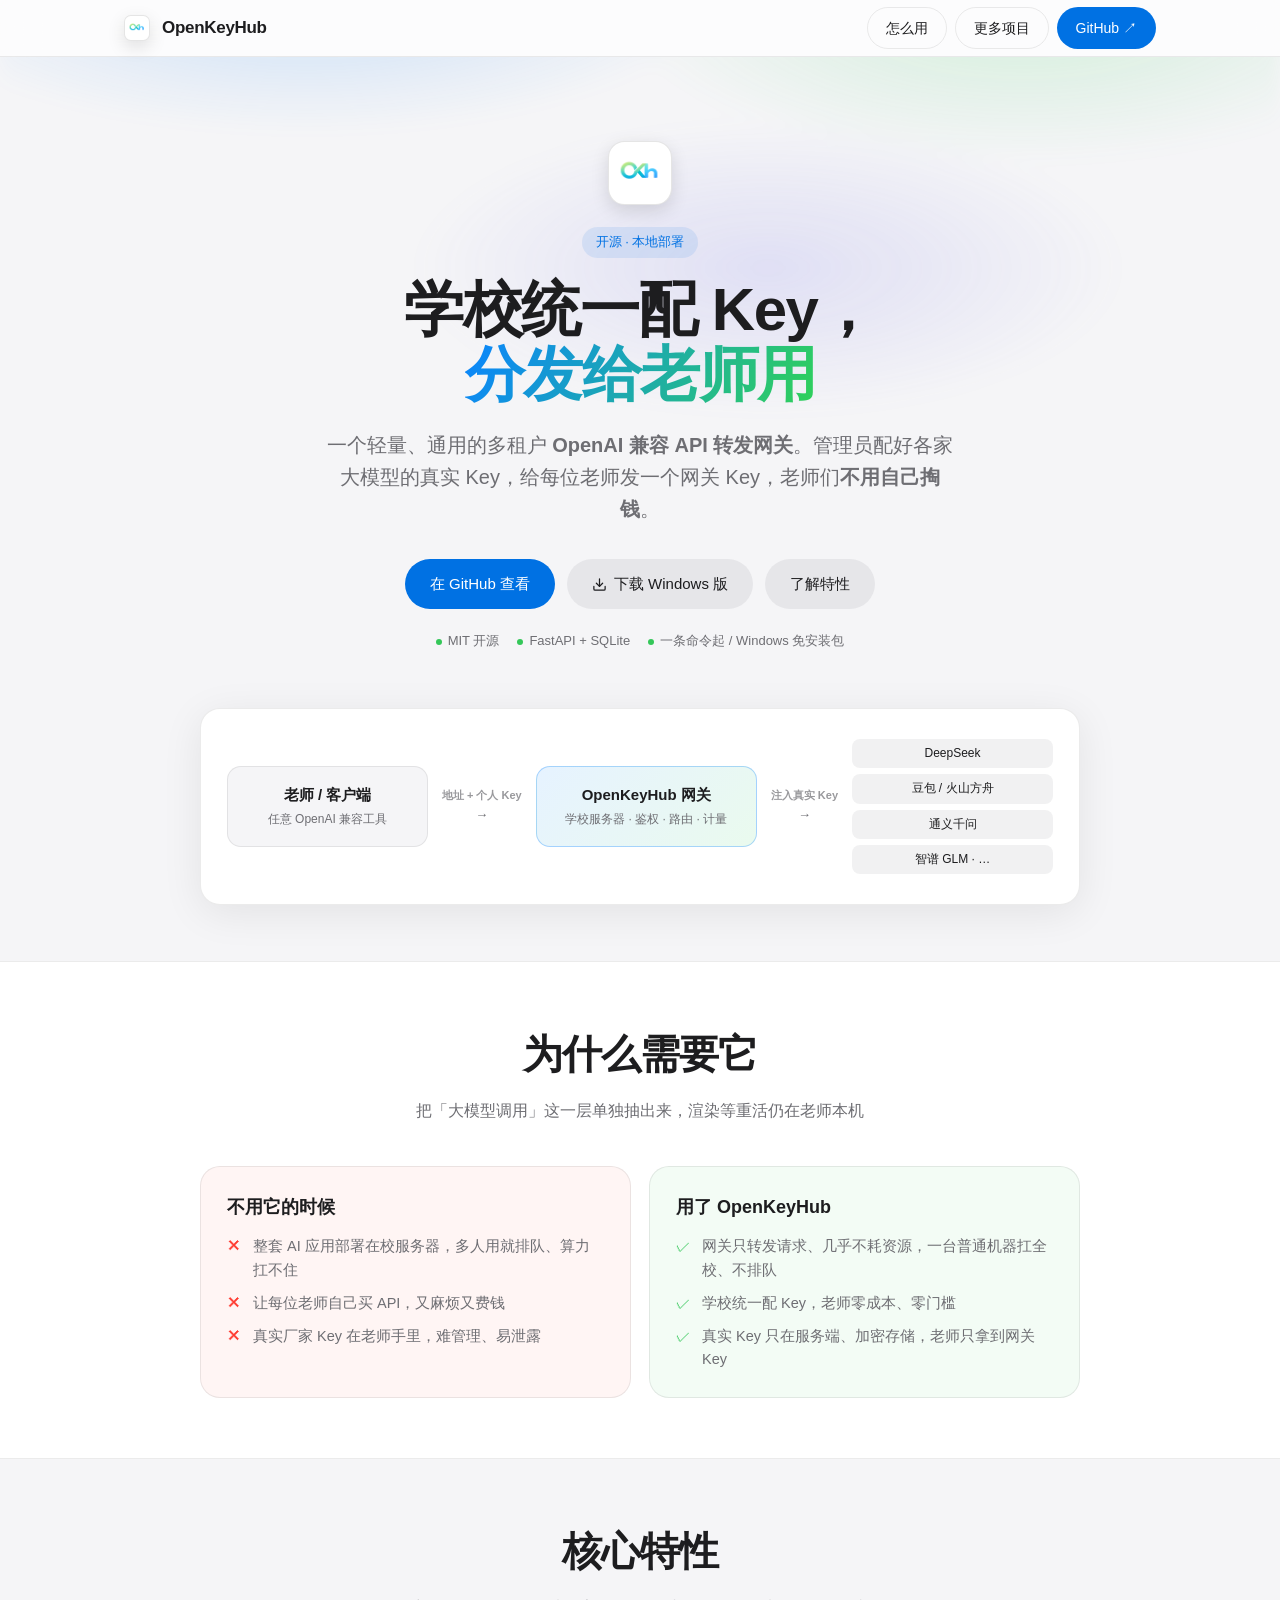
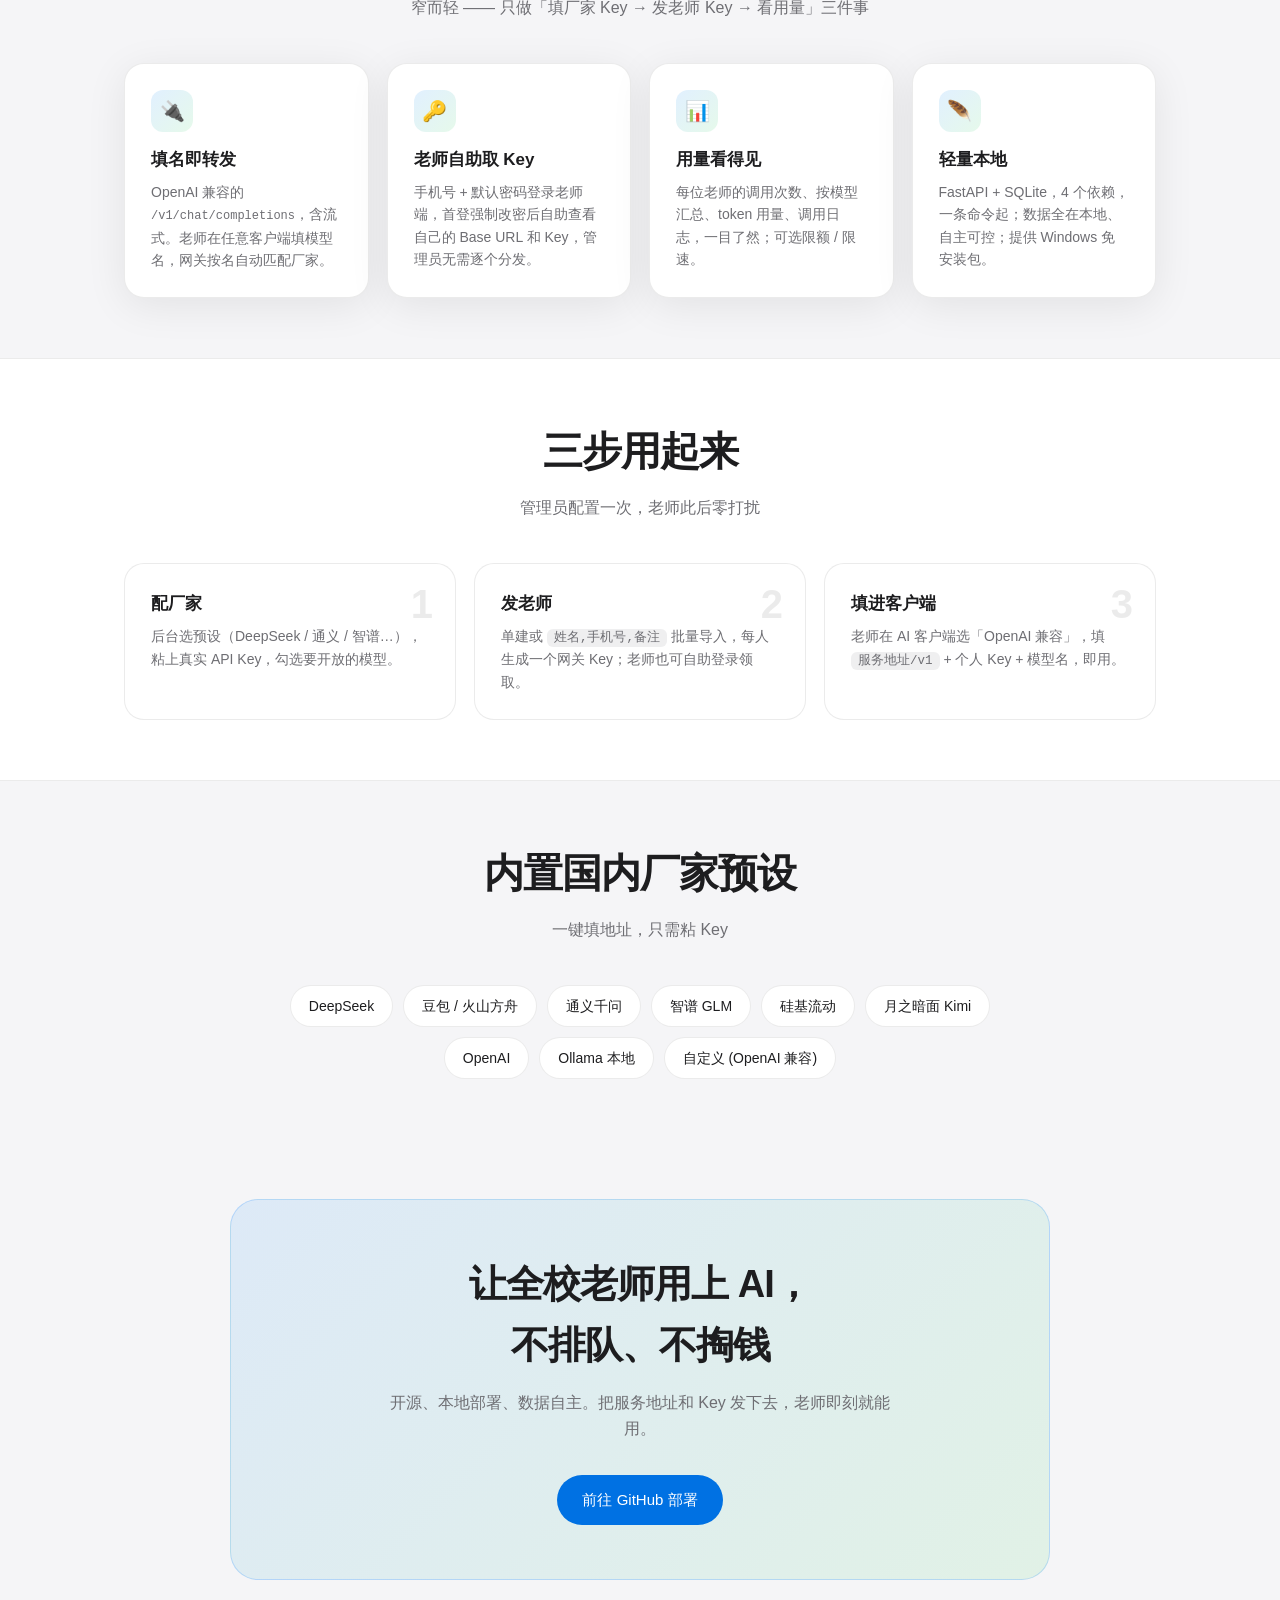
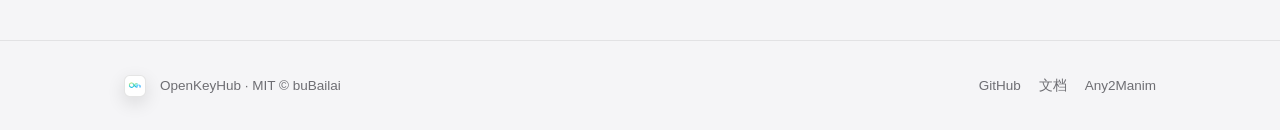
<file: docs/index.html>
<!DOCTYPE html>
<html lang="zh-CN">
<head>
<meta charset="UTF-8">
<meta name="viewport" content="width=device-width, initial-scale=1, viewport-fit=cover">
<title>OpenKeyHub · 学校统一配 Key，分发给老师</title>
<link rel="icon" type="image/png" href="icon.png">
<link rel="apple-touch-icon" href="icon.png">
<meta name="description" content="OpenKeyHub —— 一个轻量、通用的多租户 OpenAI 兼容 API 转发网关。学校统一配各家大模型 Key，给老师分发网关 Key；只转发不渲染，老师本机出片、不用自己掏钱。开源 · 本地部署。">
<style>
:root{
  --bg:#f5f5f7; --bg2:#fff; --ink:#1d1d1f; --ink2:#6e6e73;
  --line:rgba(0,0,0,.08); --blue:#0071e3; --green:#34c759;
  --radius:20px; --shadow:0 8px 40px rgba(0,0,0,.08);
  --glass:rgba(255,255,255,.7);
}
@media (prefers-color-scheme:dark){
  :root{--bg:#000;--bg2:#1c1c1e;--ink:#f5f5f7;--ink2:#98989d;
    --line:rgba(255,255,255,.12);--glass:rgba(28,28,30,.66);--shadow:0 8px 40px rgba(0,0,0,.5);}
}
*{margin:0;padding:0;box-sizing:border-box}
html{scroll-behavior:smooth}
body{font-family:-apple-system,BlinkMacSystemFont,"SF Pro SC","SF Pro Text","PingFang SC","Helvetica Neue",Arial,sans-serif;
  background:var(--bg);color:var(--ink);-webkit-font-smoothing:antialiased;line-height:1.6;overflow-x:hidden}
a{color:inherit;text-decoration:none}
.wrap{max-width:1080px;margin:0 auto;padding:0 24px}
.logo-dot{width:var(--s,40px);height:var(--s,40px);border-radius:26%;object-fit:cover;display:block;
  background:#fff;border:1px solid rgba(0,0,0,.1);box-shadow:0 6px 18px rgba(0,0,0,.12)}

/* nav */
nav{position:sticky;top:0;z-index:20;backdrop-filter:saturate(180%) blur(20px);
  -webkit-backdrop-filter:saturate(180%) blur(20px);background:var(--glass);border-bottom:1px solid var(--line)}
nav .wrap{display:flex;align-items:center;gap:12px;height:56px}
nav .logo-dot{--s:26px}
nav b{font-size:17px;letter-spacing:-.3px}
nav .sp{margin-left:auto;display:flex;gap:8px;align-items:center}
.btn{display:inline-flex;align-items:center;gap:7px;border-radius:980px;padding:9px 18px;font-size:14px;
  font-weight:500;transition:.15s;border:1px solid transparent;white-space:nowrap}
.btn.primary{background:var(--blue);color:#fff}
.btn.primary:hover{filter:brightness(1.06);transform:translateY(-1px)}
.btn.ghost{background:rgba(120,120,128,.12);color:var(--ink)}
.btn.ghost:hover{background:rgba(120,120,128,.2)}
.btn.line{border-color:var(--line)}

/* hero */
.hero{position:relative;padding:84px 0 56px;text-align:center;overflow:hidden}
.hero::before{content:"";position:absolute;inset:-20% 0 auto 0;height:560px;z-index:0;
  background:
    radial-gradient(48% 40% at 24% 18%,rgba(10,132,255,.20),transparent 70%),
    radial-gradient(46% 42% at 80% 22%,rgba(48,209,88,.18),transparent 70%),
    radial-gradient(40% 38% at 60% 70%,rgba(94,92,230,.14),transparent 70%);
  filter:blur(8px)}
.hero .wrap{position:relative;z-index:1}
.hero .logo-dot{--s:64px;margin:0 auto 22px}
.eyebrow{display:inline-block;font-size:13px;font-weight:500;color:var(--blue);
  background:rgba(0,113,227,.1);padding:5px 14px;border-radius:980px;margin-bottom:20px}
h1{font-size:clamp(34px,6vw,60px);line-height:1.08;letter-spacing:-1.5px;font-weight:680}
h1 .grad{background:linear-gradient(120deg,#0a84ff,#30d158);-webkit-background-clip:text;background-clip:text;color:transparent}
.lead{font-size:clamp(16px,2.2vw,20px);color:var(--ink2);max-width:640px;margin:22px auto 0}
.cta{display:flex;gap:12px;justify-content:center;flex-wrap:wrap;margin-top:34px}
.cta .btn{padding:12px 24px;font-size:15px}
.meta{margin-top:22px;font-size:13px;color:var(--ink2);display:flex;gap:18px;justify-content:center;flex-wrap:wrap}
.meta span{display:inline-flex;align-items:center;gap:6px}
.dot{width:6px;height:6px;border-radius:50%;background:var(--green)}

/* flow diagram (composite cover visual) */
.flow{margin:56px auto 0;max-width:880px;background:var(--bg2);border:1px solid var(--line);
  border-radius:var(--radius);box-shadow:var(--shadow);padding:30px 26px;
  display:grid;grid-template-columns:1fr auto 1.1fr auto 1fr;align-items:center;gap:14px}
.node{text-align:center}
.node .box{background:var(--bg);border:1px solid var(--line);border-radius:14px;padding:16px 12px}
.node.hub .box{background:linear-gradient(135deg,rgba(10,132,255,.1),rgba(48,209,88,.1));
  border-color:rgba(10,132,255,.3)}
.node .t{font-weight:600;font-size:15px}
.node .s{font-size:12px;color:var(--ink2);margin-top:3px}
.vendors{display:flex;flex-direction:column;gap:6px}
.vendors .v{font-size:12px;background:rgba(120,120,128,.1);border-radius:8px;padding:5px 8px}
.arrow{color:var(--ink2);font-size:13px;text-align:center}
.arrow b{display:block;font-size:11px;opacity:.7}
@media(max-width:760px){.flow{grid-template-columns:1fr;gap:10px}.arrow{transform:rotate(90deg);padding:2px 0}}

/* sections */
section{padding:60px 0}
.sec-h{text-align:center;margin-bottom:42px}
.sec-h h2{font-size:clamp(26px,4vw,40px);letter-spacing:-1px;font-weight:680}
.sec-h p{color:var(--ink2);margin-top:12px;font-size:16px}

/* problem -> solution band */
.band{background:var(--bg2);border-top:1px solid var(--line);border-bottom:1px solid var(--line)}
.ps{display:grid;grid-template-columns:1fr 1fr;gap:18px;max-width:880px;margin:0 auto}
.ps .card{border:1px solid var(--line);border-radius:var(--radius);padding:26px}
.ps .pain{background:rgba(255,59,48,.05)}
.ps .fix{background:rgba(52,199,89,.06)}
.ps h3{font-size:18px;margin-bottom:14px}
.ps ul{list-style:none;display:flex;flex-direction:column;gap:10px}
.ps li{padding-left:26px;position:relative;color:var(--ink2);font-size:14.5px}
.ps li::before{position:absolute;left:0;top:0}
.ps .pain li::before{content:"✕";color:#ff3b30}
.ps .fix li::before{content:"✓";color:var(--green)}
@media(max-width:680px){.ps{grid-template-columns:1fr}}

/* features */
.grid{display:grid;grid-template-columns:repeat(auto-fit,minmax(240px,1fr));gap:18px}
.feat{background:var(--bg2);border:1px solid var(--line);border-radius:var(--radius);
  padding:26px;box-shadow:var(--shadow);transition:.2s}
.feat:hover{transform:translateY(-3px)}
.feat .ic{width:42px;height:42px;border-radius:12px;display:grid;place-items:center;font-size:20px;margin-bottom:14px;
  background:linear-gradient(135deg,rgba(10,132,255,.12),rgba(48,209,88,.12))}
.feat h3{font-size:17px;margin-bottom:8px}
.feat p{color:var(--ink2);font-size:14px}

/* steps */
.steps{display:grid;grid-template-columns:repeat(3,1fr);gap:18px;counter-reset:s}
.step{background:var(--bg2);border:1px solid var(--line);border-radius:var(--radius);padding:26px;position:relative}
.step::before{counter-increment:s;content:counter(s);position:absolute;top:20px;right:22px;
  font-size:40px;font-weight:700;color:var(--line);line-height:1}
.step h3{font-size:17px;margin-bottom:8px}
.step p{color:var(--ink2);font-size:14px}
.step code{font-family:ui-monospace,"SF Mono",Menlo,monospace;font-size:12.5px;
  background:rgba(120,120,128,.12);padding:2px 7px;border-radius:6px}
@media(max-width:760px){.steps{grid-template-columns:1fr}}

/* vendors strip */
.chips{display:flex;flex-wrap:wrap;gap:10px;justify-content:center;max-width:760px;margin:0 auto}
.chip{background:var(--bg2);border:1px solid var(--line);border-radius:980px;padding:9px 18px;font-size:14px;font-weight:500}

/* cta band */
.final{text-align:center}
.final .box{background:linear-gradient(135deg,rgba(10,132,255,.1),rgba(48,209,88,.1));
  border:1px solid rgba(10,132,255,.2);border-radius:28px;padding:54px 30px;max-width:820px;margin:0 auto}
.final h2{font-size:clamp(26px,4vw,38px);letter-spacing:-1px;font-weight:680}
.final p{color:var(--ink2);margin:14px auto 0;max-width:520px}

/* footer */
footer{border-top:1px solid var(--line);padding:34px 0;color:var(--ink2);font-size:13.5px}
footer .wrap{display:flex;align-items:center;gap:14px;flex-wrap:wrap}
footer .sp{margin-left:auto;display:flex;gap:18px}
footer a:hover{color:var(--ink)}
</style>
</head>
<body>

<nav>
  <div class="wrap">
    <img class="logo-dot" src="icon.png" alt="OpenKeyHub">
    <b>OpenKeyHub</b>
    <div class="sp">
      <a class="btn line" href="#how">怎么用</a>
      <a class="btn line" href="https://bubailai.top/">更多项目</a>
      <a class="btn primary" href="https://github.com/buBailai/OpenKeyHub" target="_blank">GitHub ↗</a>
    </div>
  </div>
</nav>

<header class="hero">
  <div class="wrap">
    <img class="logo-dot" src="icon.png" alt="OpenKeyHub">
    <div class="eyebrow">开源 · 本地部署</div>
    <h1>学校统一配 Key，<br><span class="grad">分发给老师用</span></h1>
    <p class="lead">一个轻量、通用的多租户 <b>OpenAI 兼容 API 转发网关</b>。管理员配好各家大模型的真实 Key，给每位老师发一个网关 Key，老师们<b>不用自己掏钱</b>。</p>
    <div class="cta">
      <a class="btn primary" href="https://github.com/buBailai/OpenKeyHub" target="_blank">在 GitHub 查看</a>
      <a class="btn ghost" href="http://121.199.56.216/openkeyhub/downloads/OpenKeyHub-Win-v1.1.1.zip" download><svg viewBox="0 0 24 24" width="15" height="15" fill="none" stroke="currentColor" stroke-width="2" stroke-linecap="round" stroke-linejoin="round"><path d="M21 15v4a2 2 0 0 1-2 2H5a2 2 0 0 1-2-2v-4"/><polyline points="7 10 12 15 17 10"/><line x1="12" y1="15" x2="12" y2="3"/></svg> 下载 Windows 版</a>
      <a class="btn ghost" href="#features">了解特性</a>
    </div>
    <div class="meta">
      <span><span class="dot"></span>MIT 开源</span>
      <span><span class="dot"></span>FastAPI + SQLite</span>
      <span><span class="dot"></span>一条命令起 / Windows 免安装包</span>
    </div>

    <!-- 复合封面：链路示意 -->
    <div class="flow">
      <div class="node">
        <div class="box"><div class="t">老师 / 客户端</div><div class="s">任意 OpenAI 兼容工具</div></div>
      </div>
      <div class="arrow"><b>地址 + 个人 Key</b>→</div>
      <div class="node hub">
        <div class="box"><div class="t">OpenKeyHub 网关</div><div class="s">学校服务器 · 鉴权 · 路由 · 计量</div></div>
      </div>
      <div class="arrow"><b>注入真实 Key</b>→</div>
      <div class="node">
        <div class="vendors">
          <div class="v">DeepSeek</div><div class="v">豆包 / 火山方舟</div>
          <div class="v">通义千问</div><div class="v">智谱 GLM · …</div>
        </div>
      </div>
    </div>
  </div>
</header>

<div class="band">
  <section>
    <div class="wrap">
      <div class="sec-h">
        <h2>为什么需要它</h2>
        <p>把「大模型调用」这一层单独抽出来，渲染等重活仍在老师本机</p>
      </div>
      <div class="ps">
        <div class="card pain">
          <h3>不用它的时候</h3>
          <ul>
            <li>整套 AI 应用部署在校服务器，多人用就排队、算力扛不住</li>
            <li>让每位老师自己买 API，又麻烦又费钱</li>
            <li>真实厂家 Key 在老师手里，难管理、易泄露</li>
          </ul>
        </div>
        <div class="card fix">
          <h3>用了 OpenKeyHub</h3>
          <ul>
            <li>网关只转发请求、几乎不耗资源，一台普通机器扛全校、不排队</li>
            <li>学校统一配 Key，老师零成本、零门槛</li>
            <li>真实 Key 只在服务端、加密存储，老师只拿到网关 Key</li>
          </ul>
        </div>
      </div>
    </div>
  </section>
</div>

<section id="features">
  <div class="wrap">
    <div class="sec-h">
      <h2>核心特性</h2>
      <p>窄而轻 —— 只做「填厂家 Key → 发老师 Key → 看用量」三件事</p>
    </div>
    <div class="grid">
      <div class="feat"><div class="ic">🔌</div><h3>填名即转发</h3>
        <p>OpenAI 兼容的 <code style="font-size:12px">/v1/chat/completions</code>，含流式。老师在任意客户端填模型名，网关按名自动匹配厂家。</p></div>
      <div class="feat"><div class="ic">🔑</div><h3>老师自助取 Key</h3>
        <p>手机号 + 默认密码登录老师端，首登强制改密后自助查看自己的 Base URL 和 Key，管理员无需逐个分发。</p></div>
      <div class="feat"><div class="ic">📊</div><h3>用量看得见</h3>
        <p>每位老师的调用次数、按模型汇总、token 用量、调用日志，一目了然；可选限额 / 限速。</p></div>
      <div class="feat"><div class="ic">🪶</div><h3>轻量本地</h3>
        <p>FastAPI + SQLite，4 个依赖，一条命令起；数据全在本地、自主可控；提供 Windows 免安装包。</p></div>
    </div>
  </div>
</section>

<div class="band">
  <section id="how">
    <div class="wrap">
      <div class="sec-h">
        <h2>三步用起来</h2>
        <p>管理员配置一次，老师此后零打扰</p>
      </div>
      <div class="steps">
        <div class="step"><h3>配厂家</h3><p>后台选预设（DeepSeek / 通义 / 智谱…），粘上真实 API Key，勾选要开放的模型。</p></div>
        <div class="step"><h3>发老师</h3><p>单建或 <code>姓名,手机号,备注</code> 批量导入，每人生成一个网关 Key；老师也可自助登录领取。</p></div>
        <div class="step"><h3>填进客户端</h3><p>老师在 AI 客户端选「OpenAI 兼容」，填 <code>服务地址/v1</code> + 个人 Key + 模型名，即用。</p></div>
      </div>
    </div>
  </section>
</div>

<section>
  <div class="wrap">
    <div class="sec-h"><h2>内置国内厂家预设</h2><p>一键填地址，只需粘 Key</p></div>
    <div class="chips">
      <span class="chip">DeepSeek</span><span class="chip">豆包 / 火山方舟</span><span class="chip">通义千问</span>
      <span class="chip">智谱 GLM</span><span class="chip">硅基流动</span><span class="chip">月之暗面 Kimi</span>
      <span class="chip">OpenAI</span><span class="chip">Ollama 本地</span><span class="chip">自定义 (OpenAI 兼容)</span>
    </div>
  </div>
</section>

<section class="final">
  <div class="wrap">
    <div class="box">
      <h2>让全校老师用上 AI，<br>不排队、不掏钱</h2>
      <p>开源、本地部署、数据自主。把服务地址和 Key 发下去，老师即刻就能用。</p>
      <div class="cta">
        <a class="btn primary" href="https://github.com/buBailai/OpenKeyHub" target="_blank">前往 GitHub 部署</a>
      </div>
    </div>
  </div>
</section>

<footer>
  <div class="wrap">
    <img class="logo-dot" src="icon.png" alt="OpenKeyHub" style="--s:22px">
    <span>OpenKeyHub · MIT © buBailai</span>
    <div class="sp">
      <a href="https://github.com/buBailai/OpenKeyHub" target="_blank">GitHub</a>
      <a href="https://github.com/buBailai/OpenKeyHub/blob/main/README.md" target="_blank">文档</a>
      <a href="https://github.com/buBailai/Any2Manim" target="_blank">Any2Manim</a>
    </div>
  </div>
</footer>

</body>
</html>
</file>
